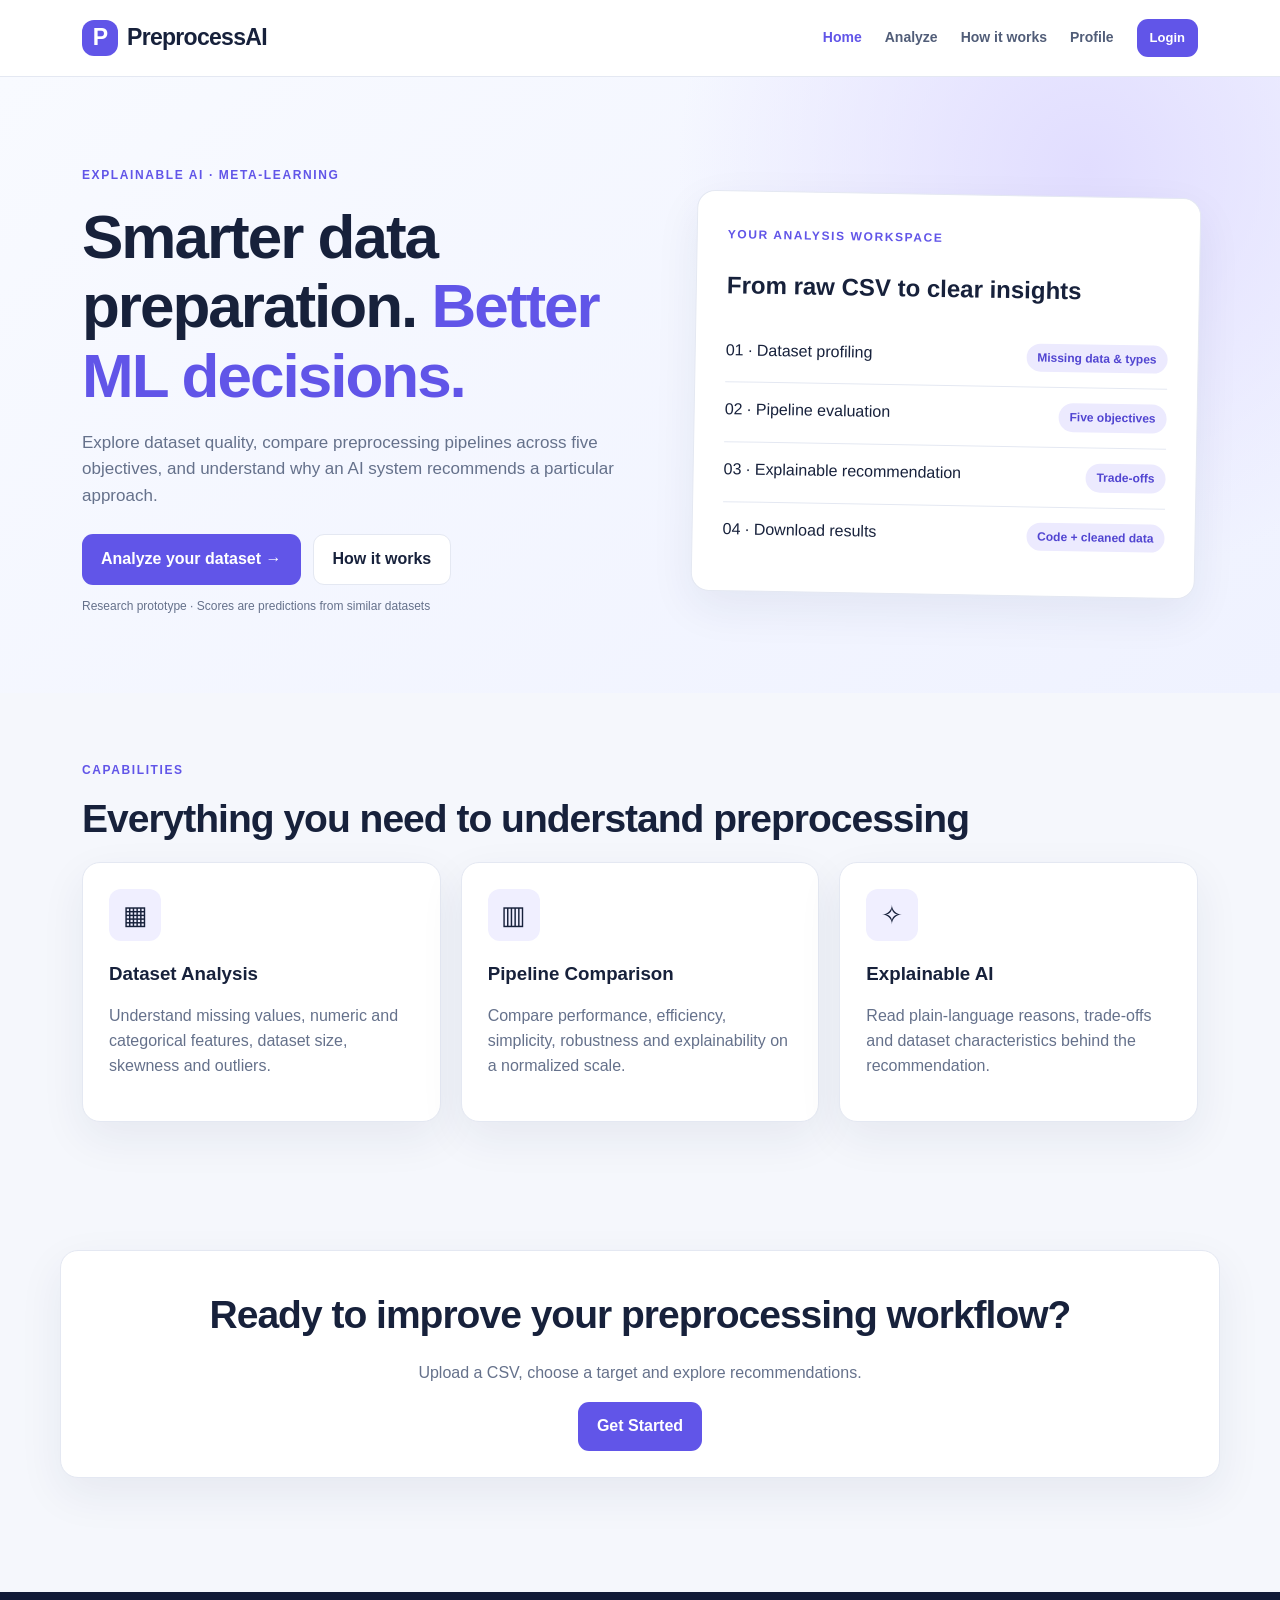
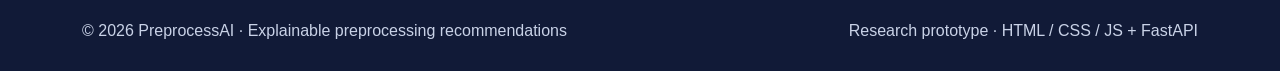
<file: frontend/index.html>
<!doctype html><html lang="en"><head><meta charset="utf-8"><meta name="viewport" content="width=device-width, initial-scale=1"><title>Intelligent Data Preparation | PreprocessAI</title><link rel="stylesheet" href="style.css"></head><body><header class="nav no-print"><div class="wrap nav-inner"><a class="brand" href="index.html"><span class="brand-mark">P</span>PreprocessAI</a><nav class="links"><a href="index.html">Home</a><a href="upload.html">Analyze</a><a href="about.html">How it works</a><a href="profile.html">Profile</a><a data-auth href="login.html" class="btn small">Login</a></nav></div></header><section class="hero"><div class="wrap hero-grid"><div><span class="eyebrow">Explainable AI · Meta-learning</span><h1>Smarter data preparation. <span>Better ML decisions.</span></h1><p class="lead">Explore dataset quality, compare preprocessing pipelines across five objectives, and understand why an AI system recommends a particular approach.</p><div class="actions"><a class="btn" href="upload.html">Analyze your dataset →</a><a class="btn secondary" href="about.html">How it works</a></div><p class="muted mini">Research prototype · Scores are predictions from similar datasets</p></div><div class="card hero-card"><span class="eyebrow">Your analysis workspace</span><h2>From raw CSV to clear insights</h2><div class="mock-row"><span>01 · Dataset profiling</span><span class="pill">Missing data & types</span></div><div class="mock-row"><span>02 · Pipeline evaluation</span><span class="pill">Five objectives</span></div><div class="mock-row"><span>03 · Explainable recommendation</span><span class="pill">Trade-offs</span></div><div class="mock-row"><span>04 · Download results</span><span class="pill">Code + cleaned data</span></div></div></div></section><section class="section"><div class="wrap"><span class="eyebrow">Capabilities</span><h2>Everything you need to understand preprocessing</h2><div class="grid3"><article class="card feature"><span class="feature-icon">▦</span><h3>Dataset Analysis</h3><p class="muted">Understand missing values, numeric and categorical features, dataset size, skewness and outliers.</p></article><article class="card feature"><span class="feature-icon">▥</span><h3>Pipeline Comparison</h3><p class="muted">Compare performance, efficiency, simplicity, robustness and explainability on a normalized scale.</p></article><article class="card feature"><span class="feature-icon">✧</span><h3>Explainable AI</h3><p class="muted">Read plain-language reasons, trade-offs and dataset characteristics behind the recommendation.</p></article></div></div></section><section class="section"><div class="wrap card center"><h2>Ready to improve your preprocessing workflow?</h2><p class="muted">Upload a CSV, choose a target and explore recommendations.</p><a class="btn" href="upload.html">Get Started</a></div></section><footer class="footer no-print"><div class="wrap"><span>© 2026 PreprocessAI · Explainable preprocessing recommendations</span><span>Research prototype · HTML / CSS / JS + FastAPI</span></div></footer><script src="app.js"></script></body></html>
</file>
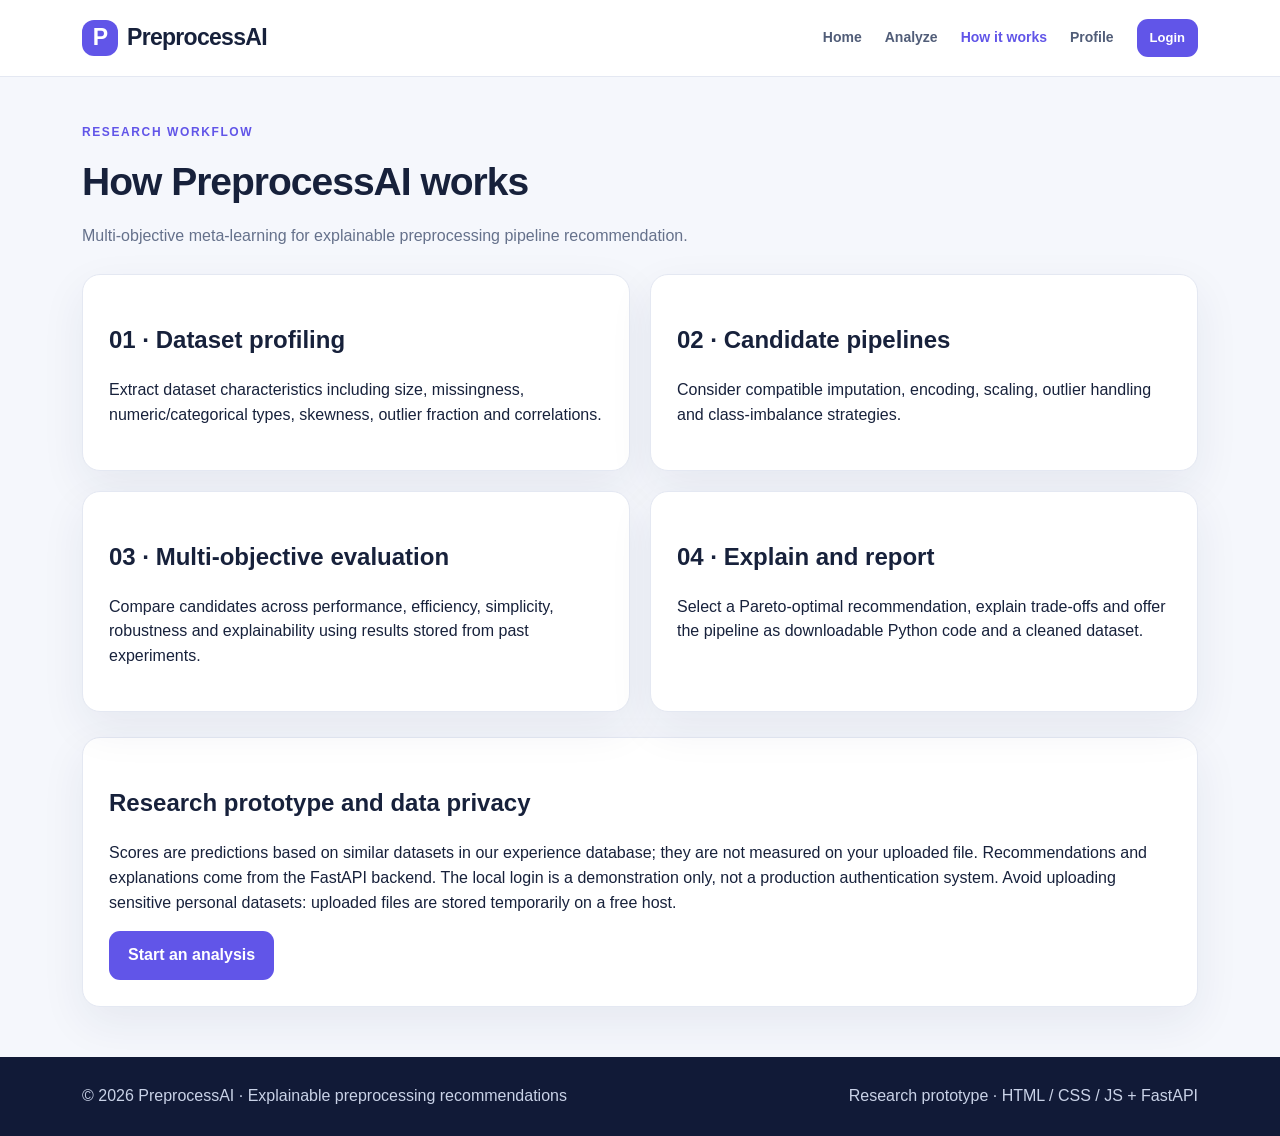
<file: frontend/about.html>
<!doctype html><html lang="en"><head><meta charset="utf-8"><meta name="viewport" content="width=device-width, initial-scale=1"><title>How It Works | PreprocessAI</title><link rel="stylesheet" href="style.css"></head><body><header class="nav no-print"><div class="wrap nav-inner"><a class="brand" href="index.html"><span class="brand-mark">P</span>PreprocessAI</a><nav class="links"><a href="index.html">Home</a><a href="upload.html">Analyze</a><a href="about.html">How it works</a><a href="profile.html">Profile</a><a data-auth href="login.html" class="btn small">Login</a></nav></div></header><main class="wrap"><div class="page-head"><span class="eyebrow">Research workflow</span><h1>How PreprocessAI works</h1><p>Multi-objective meta-learning for explainable preprocessing pipeline recommendation.</p></div><div class="grid2"><article class="card"><h2>01 · Dataset profiling</h2><p>Extract dataset characteristics including size, missingness, numeric/categorical types, skewness, outlier fraction and correlations.</p></article><article class="card"><h2>02 · Candidate pipelines</h2><p>Consider compatible imputation, encoding, scaling, outlier handling and class-imbalance strategies.</p></article><article class="card"><h2>03 · Multi-objective evaluation</h2><p>Compare candidates across performance, efficiency, simplicity, robustness and explainability using results stored from past experiments.</p></article><article class="card"><h2>04 · Explain and report</h2><p>Select a Pareto-optimal recommendation, explain trade-offs and offer the pipeline as downloadable Python code and a cleaned dataset.</p></article></div><section class="card mt"><h2>Research prototype and data privacy</h2><p>Scores are predictions based on similar datasets in our experience database; they are not measured on your uploaded file. Recommendations and explanations come from the FastAPI backend. The local login is a demonstration only, not a production authentication system. Avoid uploading sensitive personal datasets: uploaded files are stored temporarily on a free host.</p><a href="upload.html" class="btn">Start an analysis</a></section></main><footer class="footer no-print"><div class="wrap"><span>© 2026 PreprocessAI · Explainable preprocessing recommendations</span><span>Research prototype · HTML / CSS / JS + FastAPI</span></div></footer><script src="app.js"></script></body></html>
</file>
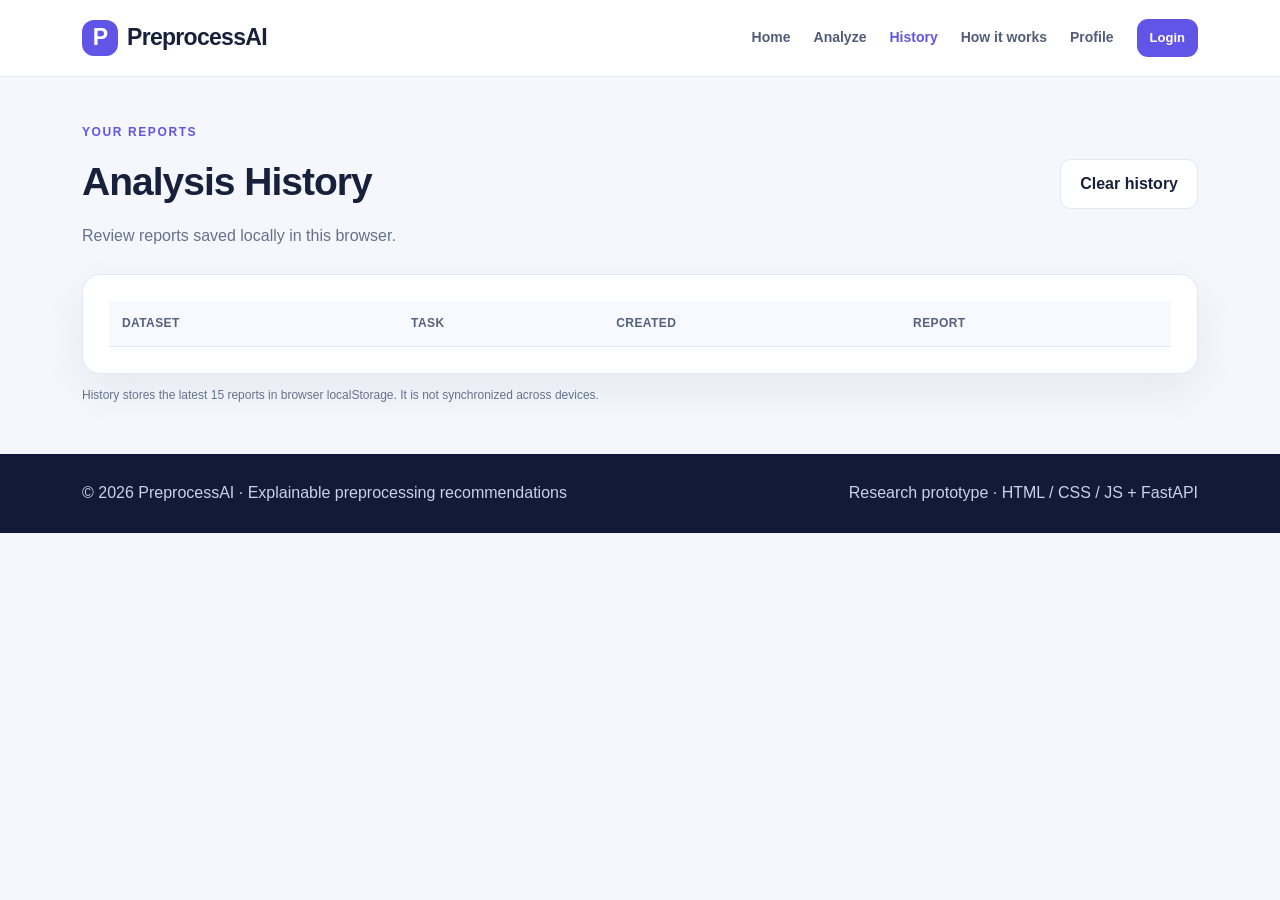
<file: frontend/history.html>
<!doctype html><html lang="en"><head><meta charset="utf-8"><meta name="viewport" content="width=device-width, initial-scale=1"><title>Analysis History | PreprocessAI</title><link rel="stylesheet" href="style.css"><script src="app.js" defer></script></head><body><header class="nav no-print"><div class="wrap nav-inner"><a class="brand" href="index.html"><span class="brand-mark">P</span>PreprocessAI</a><nav class="links"><a href="index.html">Home</a><a href="upload.html">Analyze</a><a href="history.html">History</a><a href="about.html">How it works</a><a href="profile.html">Profile</a><a data-auth href="login.html" class="btn small">Login</a></nav></div></header><main class="wrap"><div class="page-head report-top"><div><span class="eyebrow">Your reports</span><h1>Analysis History</h1><p>Review reports saved locally in this browser.</p></div><button id="clearHistory" class="btn secondary no-print">Clear history</button></div><div class="card table-wrap"><table><thead><tr><th>Dataset</th><th>Task</th><th>Created</th><th>Report</th></tr></thead><tbody id="historyList"></tbody></table></div><p class="muted mini">History stores the latest 15 reports in browser localStorage. It is not synchronized across devices.</p></main><footer class="footer no-print"><div class="wrap"><span>© 2026 PreprocessAI · Explainable preprocessing recommendations</span><span>Research prototype · HTML / CSS / JS + FastAPI</span></div></footer></body></html>
</file>
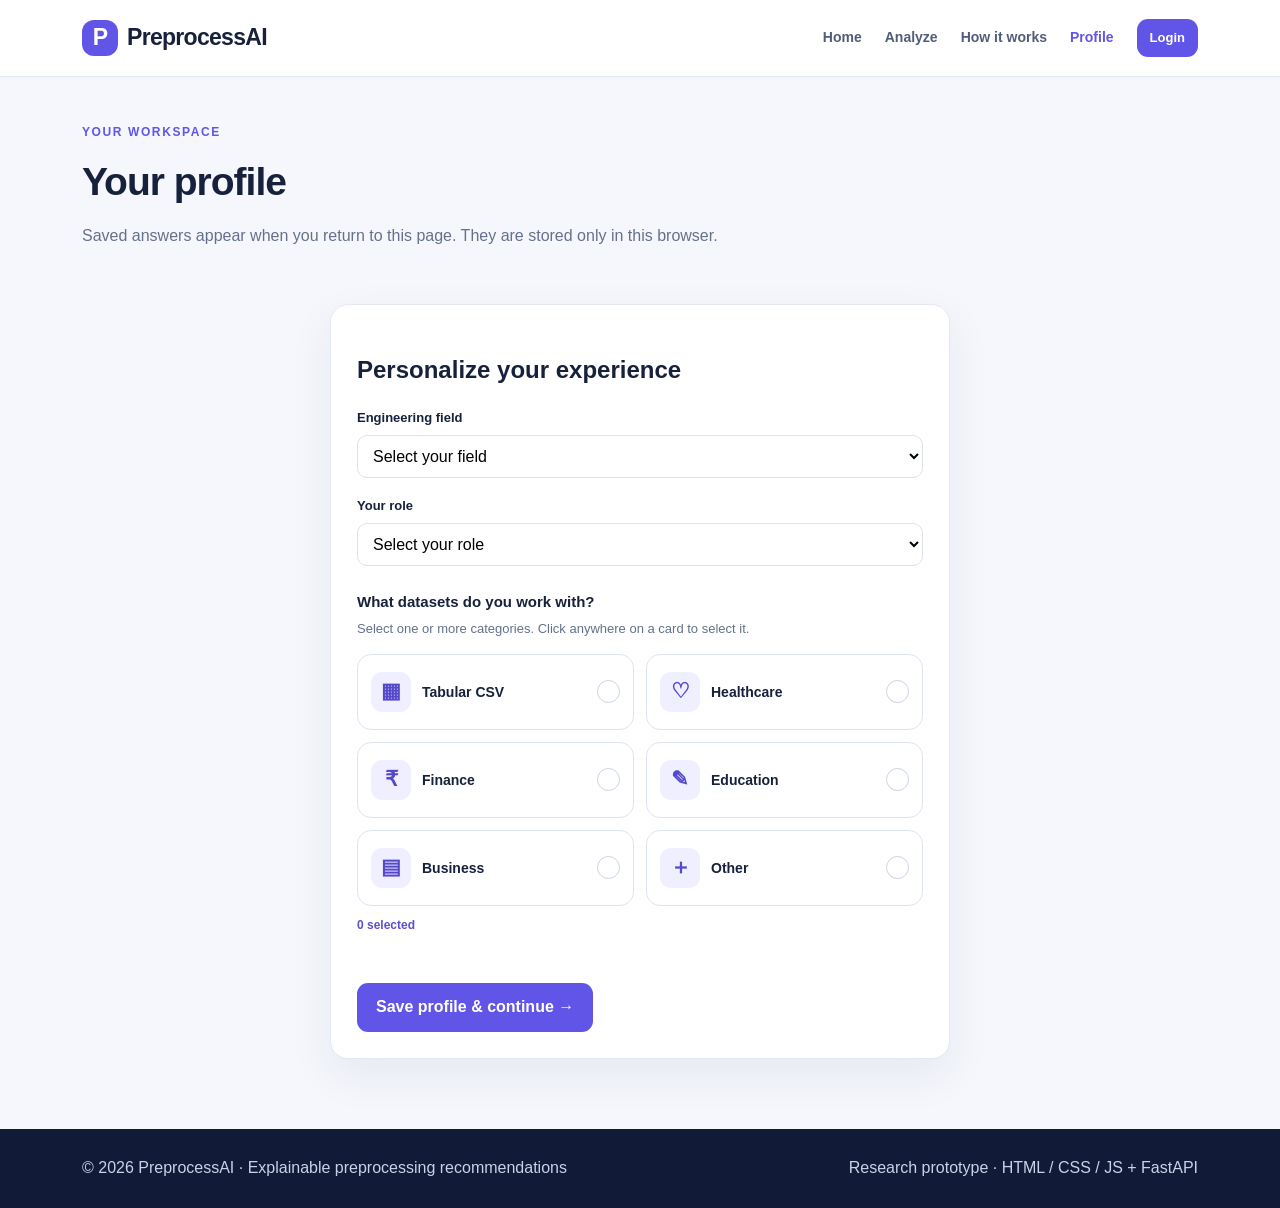
<file: frontend/profile.html>
<!doctype html><html lang="en"><head><meta charset="utf-8"><meta name="viewport" content="width=device-width, initial-scale=1"><title>Your Profile | PreprocessAI</title><link rel="stylesheet" href="style.css"></head><body><header class="nav no-print"><div class="wrap nav-inner"><a class="brand" href="index.html"><span class="brand-mark">P</span>PreprocessAI</a><nav class="links"><a href="index.html">Home</a><a href="upload.html">Analyze</a><a href="about.html">How it works</a><a href="profile.html">Profile</a><a data-auth href="login.html" class="btn small">Login</a></nav></div></header><main class="wrap"><div class="page-head"><span class="eyebrow">Your workspace</span><h1 id="profileName">Your profile</h1><p>Saved answers appear when you return to this page. They are stored only in this browser.</p></div><div class="card form-card"><h2>Personalize your experience</h2><form id="profileForm"><div class="field"><label for="engineering">Engineering field</label><select id="engineering" required><option value="">Select your field</option><option>Artificial Intelligence & Machine Learning</option><option>Computer Science</option><option>Data Science</option><option>Information Science</option><option>Electronics</option><option>Mechanical</option><option>Civil</option><option>Other</option></select></div><div class="field"><label for="role">Your role</label><select id="role" required><option value="">Select your role</option><option>Student</option><option>Researcher</option><option>Data Scientist</option><option>ML Engineer</option><option>Software Developer</option><option>Other</option></select></div><fieldset class="dataset-fieldset"><legend>What datasets do you work with?</legend><p class="dataset-hint">Select one or more categories. Click anywhere on a card to select it.</p><div class="dataset-grid">
<label class="dataset-option"><input type="checkbox" name="datasetType" value="Tabular CSV"><span class="dataset-option-content"><span class="dataset-icon">▦</span><span class="dataset-name">Tabular CSV</span><span class="dataset-check" aria-hidden="true">✓</span></span></label>
<label class="dataset-option"><input type="checkbox" name="datasetType" value="Healthcare"><span class="dataset-option-content"><span class="dataset-icon">♡</span><span class="dataset-name">Healthcare</span><span class="dataset-check" aria-hidden="true">✓</span></span></label>
<label class="dataset-option"><input type="checkbox" name="datasetType" value="Finance"><span class="dataset-option-content"><span class="dataset-icon">₹</span><span class="dataset-name">Finance</span><span class="dataset-check" aria-hidden="true">✓</span></span></label>
<label class="dataset-option"><input type="checkbox" name="datasetType" value="Education"><span class="dataset-option-content"><span class="dataset-icon">✎</span><span class="dataset-name">Education</span><span class="dataset-check" aria-hidden="true">✓</span></span></label>
<label class="dataset-option"><input type="checkbox" name="datasetType" value="Business"><span class="dataset-option-content"><span class="dataset-icon">▤</span><span class="dataset-name">Business</span><span class="dataset-check" aria-hidden="true">✓</span></span></label>
<label class="dataset-option"><input type="checkbox" name="datasetType" value="Other"><span class="dataset-option-content"><span class="dataset-icon">＋</span><span class="dataset-name">Other</span><span class="dataset-check" aria-hidden="true">✓</span></span></label>
</div><p class="dataset-selection-count" id="datasetSelectionCount" aria-live="polite">0 selected</p></fieldset><p id="message" class="status" role="status"></p><button class="btn" type="submit">Save profile & continue →</button></form></div></main><footer class="footer no-print"><div class="wrap"><span>© 2026 PreprocessAI · Explainable preprocessing recommendations</span><span>Research prototype · HTML / CSS / JS + FastAPI</span></div></footer><script src="app.js"></script></body></html>
</file>
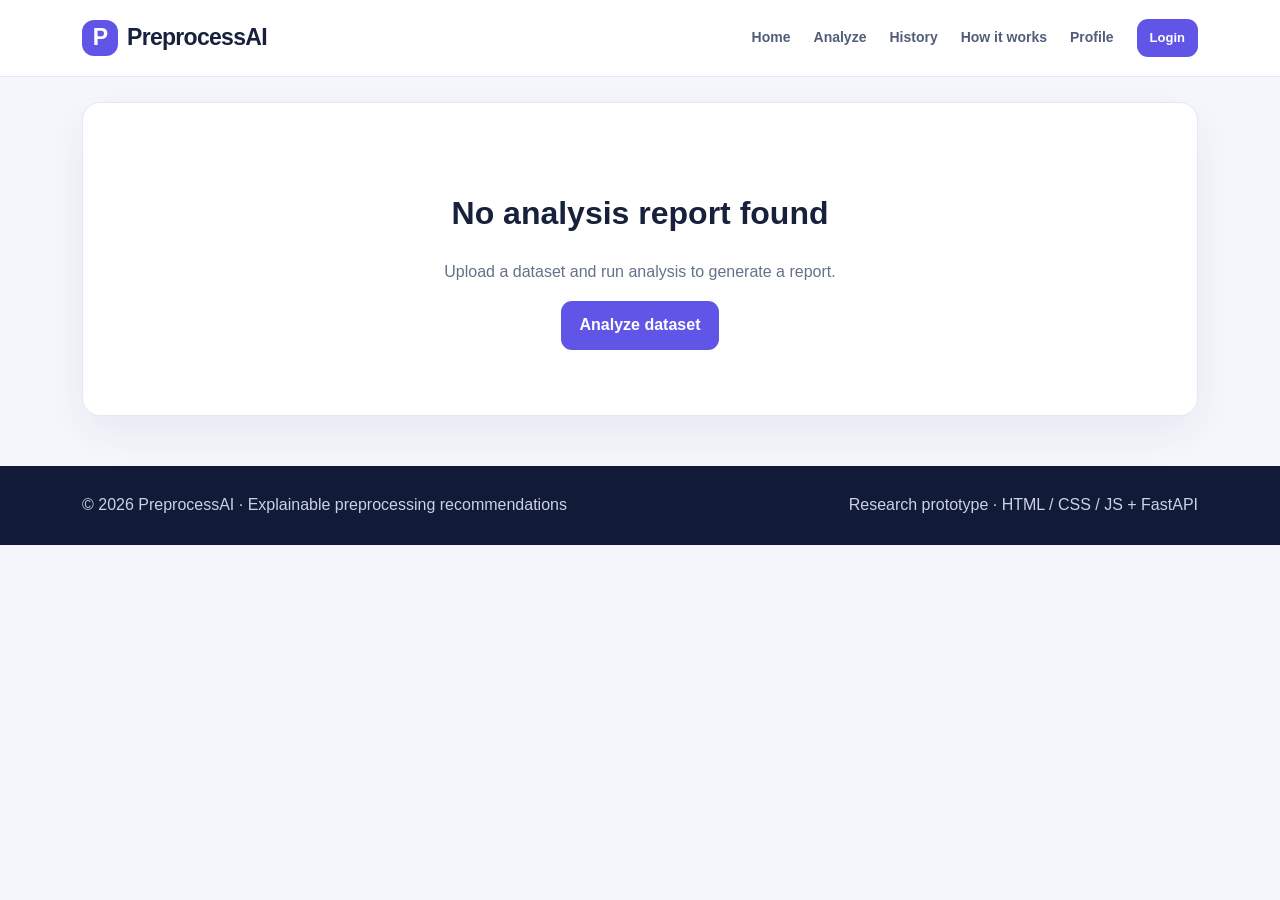
<file: frontend/report.html>
<!doctype html><html lang="en"><head><meta charset="utf-8"><meta name="viewport" content="width=device-width, initial-scale=1"><title>Analysis Report | PreprocessAI</title><link rel="stylesheet" href="style.css"><script src="app.js" defer></script></head><body><header class="nav no-print"><div class="wrap nav-inner"><a class="brand" href="index.html"><span class="brand-mark">P</span>PreprocessAI</a><nav class="links"><a href="index.html">Home</a><a href="upload.html">Analyze</a><a href="history.html">History</a><a href="about.html">How it works</a><a href="profile.html">Profile</a><a data-auth href="login.html" class="btn small">Login</a></nav></div></header><main class="wrap"><div id="emptyReport" class="card empty mt"><h1>No analysis report found</h1><p class="muted">Upload a dataset and run analysis to generate a report.</p><a href="upload.html" class="btn">Analyze dataset</a></div><div id="reportContent" class="hidden"><div class="report-brand"><strong>PreprocessAI</strong><span style="float:right">Dataset Analysis Report</span></div><div class="page-head report-top"><div><span class="eyebrow">Step 2 · Explainable report</span><h1>Dataset Analysis Report</h1><p id="reportTitle"></p><p id="reportContext"></p><p class="mini muted" id="reportDate"></p></div><div class="actions no-print"><button class="btn secondary" id="printButton">Print A4</button><button class="btn" id="pdfButton">Save as PDF</button></div></div><p class="info no-print">For PDF: click Save as PDF, choose “Save as PDF” in your browser print destination, and use A4 paper size.</p><div class="stats"><div class="stat"><span class="muted">Rows</span><strong id="statRows"></strong></div><div class="stat"><span class="muted">Features</span><strong id="statCols"></strong></div><div class="stat"><span class="muted">Missing values</span><strong id="statMissing"></strong></div><div class="stat"><span class="muted">Numeric / Categorical</span><strong id="statTypes"></strong></div></div><section class="card report-section"><h2>1. Dataset Analysis</h2><div class="table-wrap"><table><thead><tr><th>Dataset metric</th><th>Value</th></tr></thead><tbody id="datasetDetails"></tbody></table></div></section><section class="card report-section"><h2>2. Recommended Preprocessing Pipeline</h2><div class="table-wrap"><table><thead><tr><th>Preprocessing step</th><th>Selected method</th></tr></thead><tbody id="specRows"></tbody></table></div></section><section class="card report-section"><h2>3. Five-Objective Pipeline Scores</h2><p class="muted mini">Normalized 0–1 scores; higher is better. Performance = F1 macro (classification) or R² (regression), clipped to 0–1. Efficiency includes fit/transform time; simplicity reflects fewer active steps.</p><div class="table-wrap"><table><thead><tr><th>Objective</th><th>Score visualization</th><th>Score</th></tr></thead><tbody id="scoreRows"></tbody></table></div></section><section class="card report-section"><h2>4. Pareto-Front Pipeline Comparison</h2><div id="comparison"></div></section><section class="card report-section"><h2>5. Explainable AI Recommendation</h2><div id="explanation"></div></section><p class="muted mini">Report reference: <span id="reportId"></span> · Generated by PreprocessAI using backend-provided results. Browser-local report storage is not a secure or permanent archive.</p><div class="actions no-print"><a href="upload.html" class="btn secondary">Analyze another dataset</a><a href="history.html" class="btn secondary">Report history</a></div></div></main><footer class="footer no-print"><div class="wrap"><span>© 2026 PreprocessAI · Explainable preprocessing recommendations</span><span>Research prototype · HTML / CSS / JS + FastAPI</span></div></footer></body></html>
</file>
<file: frontend/style.css>
:root{--bg:#f5f7fc;--ink:#17213b;--muted:#65718b;--primary:#6155e8;--dark:#111a37;--line:#e4e8f2;--white:#fff;--good:#087e67;--shadow:0 16px 45px rgba(25,38,79,.07)}*{box-sizing:border-box}body{margin:0;background:var(--bg);color:var(--ink);font-family:Inter,Segoe UI,Arial,sans-serif;line-height:1.55}a{color:inherit;text-decoration:none}button,input,select{font:inherit}button{cursor:pointer}.wrap{max-width:1160px;margin:auto;padding:0 22px}.nav{background:white;border-bottom:1px solid var(--line);position:sticky;top:0;z-index:10}.nav-inner{display:flex;align-items:center;justify-content:space-between;gap:18px;min-height:76px}.brand{font-size:23px;font-weight:850;letter-spacing:-.7px}.brand-mark{display:inline-grid;place-items:center;background:var(--primary);color:white;width:36px;height:36px;border-radius:12px;margin-right:9px}.links{display:flex;align-items:center;gap:23px;flex-wrap:wrap}.links a{color:#515d78;font-weight:600;font-size:14px}.links a:hover,.links a.active{color:var(--primary)}.btn{display:inline-flex;justify-content:center;align-items:center;gap:8px;border:0;background:var(--primary);color:white!important;border-radius:11px;padding:12px 19px;font-weight:700}.btn:hover{filter:brightness(.94)}.btn.secondary{background:white;border:1px solid var(--line);color:var(--ink)!important}.btn.dark{background:var(--dark)}.btn.small{padding:9px 13px;font-size:13px}.btn:disabled{opacity:.5;cursor:not-allowed}.hero{padding:85px 0 65px;background:radial-gradient(circle at 85% 15%,#e1ddff 0,transparent 34%),linear-gradient(140deg,#f8faff,#eff2ff)}.hero-grid{display:grid;grid-template-columns:1.05fr .95fr;align-items:center;gap:55px}.eyebrow{display:inline-block;color:var(--primary);font-size:12px;font-weight:800;letter-spacing:1.6px;text-transform:uppercase}.hero h1{font-size:clamp(36px,5vw,62px);line-height:1.12;letter-spacing:-2px;margin:15px 0 20px}.hero h1 span{color:var(--primary)}.lead{color:var(--muted);font-size:17px;max-width:600px}.actions{display:flex;gap:12px;flex-wrap:wrap;margin-top:25px}.card{background:white;border:1px solid var(--line);border-radius:18px;padding:26px;box-shadow:var(--shadow)}.hero-card{padding:30px;transform:rotate(1deg)}.mock-row{display:flex;justify-content:space-between;gap:10px;border-bottom:1px solid var(--line);padding:15px 0}.mock-row:last-child{border:0}.pill{border-radius:30px;background:#eceafe;color:#5145d1;padding:5px 11px;font-size:12px;font-weight:700}.section{padding:64px 0}.section h2,.page-head h1{font-size:clamp(28px,3.2vw,39px);letter-spacing:-1px;margin:8px 0 12px}.muted{color:var(--muted)}.grid3{display:grid;grid-template-columns:repeat(3,1fr);gap:20px}.grid2{display:grid;grid-template-columns:repeat(2,1fr);gap:20px}.feature-icon{font-size:26px;background:#f0efff;border-radius:12px;display:inline-grid;place-items:center;width:52px;height:52px}.feature h3{margin-bottom:6px}.page-head{padding:42px 0 25px}.page-head p{margin:0;color:var(--muted)}.form-card{max-width:620px;margin:30px auto 70px}.auth-layout{display:grid;grid-template-columns:1fr 1fr;max-width:1030px;margin:65px auto;min-height:520px;overflow:hidden;padding:0}.auth-panel{padding:55px;background:var(--dark);color:white;display:flex;flex-direction:column;justify-content:center}.auth-panel p{color:#b8c4e2}.auth-form{padding:45px}.field{margin:18px 0}.field label{display:block;font-size:13px;font-weight:750;margin-bottom:7px}.field input,.field select{display:block;width:100%;border:1px solid #dce2ef;background:white;border-radius:10px;padding:13px;outline:none}.field input:focus,.field select:focus{border-color:var(--primary);box-shadow:0 0 0 3px #6155e81c}.checkrow{display:flex;gap:12px;align-items:center;margin:12px 0}.checkrow input{accent-color:var(--primary)}.status{min-height:25px;font-size:13px;color:#a13b38;margin:12px 0}.status.ok{color:var(--good)}.stats{display:grid;grid-template-columns:repeat(4,1fr);gap:16px;margin:20px 0}.stat{padding:20px;background:white;border:1px solid var(--line);border-radius:14px}.stat strong{display:block;font-size:27px;margin-top:8px}.table-wrap{overflow:auto}table{width:100%;border-collapse:collapse;font-size:14px}th,td{text-align:left;padding:13px;border-bottom:1px solid var(--line);vertical-align:top}th{background:#f8f9fe;color:#53617d;font-size:12px;text-transform:uppercase;letter-spacing:.4px}tr:last-child td{border-bottom:0}.drop{border:2px dashed #b8b2fa;background:#f9f8ff;padding:38px;text-align:center;border-radius:16px}.drop.drag{background:#eeebff}.drop input{max-width:100%}.tag{display:inline-block;background:#f0efff;color:#5046ba;border-radius:7px;padding:3px 9px;font-size:12px;font-weight:700}.bar{height:9px;background:#e8eaf4;border-radius:30px;overflow:hidden}.bar>i{display:block;height:100%;background:var(--primary);border-radius:30px}.report-top{display:flex;align-items:center;justify-content:space-between;gap:15px;flex-wrap:wrap}.report-section{margin:23px 0}.report-section h2{font-size:21px}.report-list li{margin:8px 0}.footer{background:var(--dark);color:#c9d2e7;padding:27px 0;margin-top:50px}.footer .wrap{display:flex;justify-content:space-between;gap:12px;flex-wrap:wrap}.empty{text-align:center;padding:65px 25px}.report-brand{display:none}.info{background:#f2f5ff;border-left:3px solid var(--primary);padding:12px 15px;border-radius:7px;color:#475573;font-size:14px}.mini{font-size:12px}.center{text-align:center}.mt{margin-top:25px}.hidden{display:none!important}@media(max-width:800px){.hero-grid,.auth-layout,.grid3,.grid2{grid-template-columns:1fr}.stats{grid-template-columns:repeat(2,1fr)}.nav-inner{align-items:flex-start;flex-direction:column;padding:13px 0}.links{gap:13px}.hero{padding:45px 0}.auth-layout{margin:22px}.auth-panel,.auth-form{padding:30px}.section{padding:40px 0}}@media(max-width:450px){.stats{grid-template-columns:1fr}.card{padding:18px}.hero h1{letter-spacing:-1px}.links{gap:10px;font-size:12px}}@page{size:A4 portrait;margin:14mm}@media print{body{background:white;color:#111;font-size:10pt}.nav,.footer,.no-print,.actions,.btn{display:none!important}.wrap{max-width:none;padding:0}.page-head{padding:0}.report-brand{display:block;border-bottom:2px solid #6155e8;padding-bottom:12px;margin-bottom:16px}.card,.stat{box-shadow:none;border:1px solid #ddd;break-inside:avoid}.report-section,table,tr{break-inside:avoid}.stats{grid-template-columns:repeat(4,1fr)}.stat{padding:10px}.stat strong{font-size:17px}.report-section{margin:12px 0}th,td{padding:6px;font-size:9pt}.bar{-webkit-print-color-adjust:exact;print-color-adjust:exact}.page-head h1{font-size:22pt}}

/* Profile: large, accessible multi-select cards */
.dataset-fieldset{border:0;padding:0;margin:24px 0 12px;min-width:0}
.dataset-fieldset legend{font-size:15px;font-weight:750;padding:0;color:var(--ink)}
.dataset-hint{font-size:13px;color:var(--muted);margin:5px 0 15px}
.dataset-grid{display:grid;grid-template-columns:repeat(2,minmax(0,1fr));gap:12px}
.dataset-option{position:relative;display:block;cursor:pointer;min-width:0}
.dataset-option input{position:absolute;inset:0;width:100%;height:100%;opacity:0;cursor:pointer;margin:0;z-index:1}
.dataset-option-content{min-height:76px;display:flex;align-items:center;gap:11px;padding:13px;border:1.5px solid #dfe4f2;border-radius:14px;background:#fff;transition:background .16s,border-color .16s,box-shadow .16s,transform .16s}
.dataset-option:hover .dataset-option-content{border-color:#9d96f5;background:#faf9ff;transform:translateY(-1px)}
.dataset-option input:focus-visible + .dataset-option-content{outline:3px solid #b3adff;outline-offset:3px}
.dataset-option input:checked + .dataset-option-content{background:#f1efff;border-color:var(--primary);box-shadow:0 0 0 1px var(--primary)}
.dataset-icon{display:grid;place-items:center;flex:none;width:40px;height:40px;border-radius:11px;background:#f0efff;color:#5548cb;font-size:21px;font-weight:700}
.dataset-name{font-weight:700;font-size:14px;line-height:1.3;min-width:0}
.dataset-check{margin-left:auto;display:grid;place-items:center;width:23px;height:23px;flex:none;border:1.5px solid #cbd2e3;border-radius:50%;color:transparent;font-size:14px;font-weight:800}
.dataset-option input:checked + .dataset-option-content .dataset-check{background:var(--primary);border-color:var(--primary);color:white}
.dataset-selection-count{font-size:12px;font-weight:700;color:#5b50ce;margin:10px 0 0}
@media(max-width:520px){.dataset-grid{grid-template-columns:1fr}.dataset-option-content{min-height:66px}}


/* ---- Compatibility block: keeps the working upload and results pages in the new design ---- */
[hidden]{display:none!important}
.hint{color:var(--muted);font-size:14px;overflow-wrap:anywhere}
.error{color:#a13b38!important}
.password-row{position:relative}
.password-row .toggle{position:absolute;right:8px;top:34px;background:none;border:0;color:var(--primary);font-weight:700;font-size:13px}
.panel{margin-top:20px;padding:26px;background:white;border:1px solid var(--line);border-radius:18px;box-shadow:var(--shadow)}
.panel h2{margin-top:0;color:var(--primary);font-size:21px}
.panel h3{margin-bottom:6px}
.results-wrap{max-width:1000px;margin:0 auto 60px}
.spec-grid{display:grid;grid-template-columns:repeat(5,1fr);gap:12px}
.spec-item{padding:14px;background:#f0efff;border-radius:12px}
.spec-label{display:block;margin-bottom:6px;font-size:12px;color:var(--muted)}
.score-row{display:grid;grid-template-columns:130px 1fr 50px;align-items:center;gap:12px;margin-top:10px}
.score-track{height:10px;background:#e8eaf4;border-radius:30px;overflow:hidden}
.score-fill{height:100%;background:var(--primary);border-radius:30px}
.score-value{text-align:right;font-weight:700}
.axis-controls{display:grid;grid-template-columns:auto 1fr auto 1fr;align-items:center;gap:10px;margin-bottom:14px}
.axis-controls label,.download-row label{display:block;margin-bottom:6px;font-size:13px;font-weight:750}
.axis-controls label{margin:0}
.axis-controls select,.field select{width:100%;border:1px solid #dce2ef;background:white;border-radius:10px;padding:11px}
.chart-wrap{position:relative;height:320px}
.table-wrap table{white-space:nowrap}
tr.chosen td{background:#ffe9e9;font-weight:700}
.download-row{margin-top:14px}
.download-row input{display:block;margin:6px 0 10px;max-width:100%}
#downloadStatus,#fileName{color:var(--primary);overflow-wrap:anywhere}
@media(max-width:800px){.spec-grid{grid-template-columns:1fr 1fr}.score-row{grid-template-columns:100px 1fr 40px}.axis-controls{grid-template-columns:1fr}}
.download-row button{border:0;background:var(--primary);color:white;border-radius:11px;padding:11px 18px;font-weight:700}
.download-row button:hover{filter:brightness(.94)}
.download-row button:disabled{opacity:.5;cursor:not-allowed}
.step-badge{display:inline-block;margin-top:8px;padding:2px 9px;border-radius:30px;font-size:11px;font-weight:700;background:#dff3ea;color:var(--good)}
.step-skipped,.step-not_needed,.step-not_applicable{background:#eceafe;color:#5145d1}
.step-note{display:block;margin-top:6px;color:var(--muted);font-size:12px}
.step-inactive strong{color:var(--muted)}
</file>
